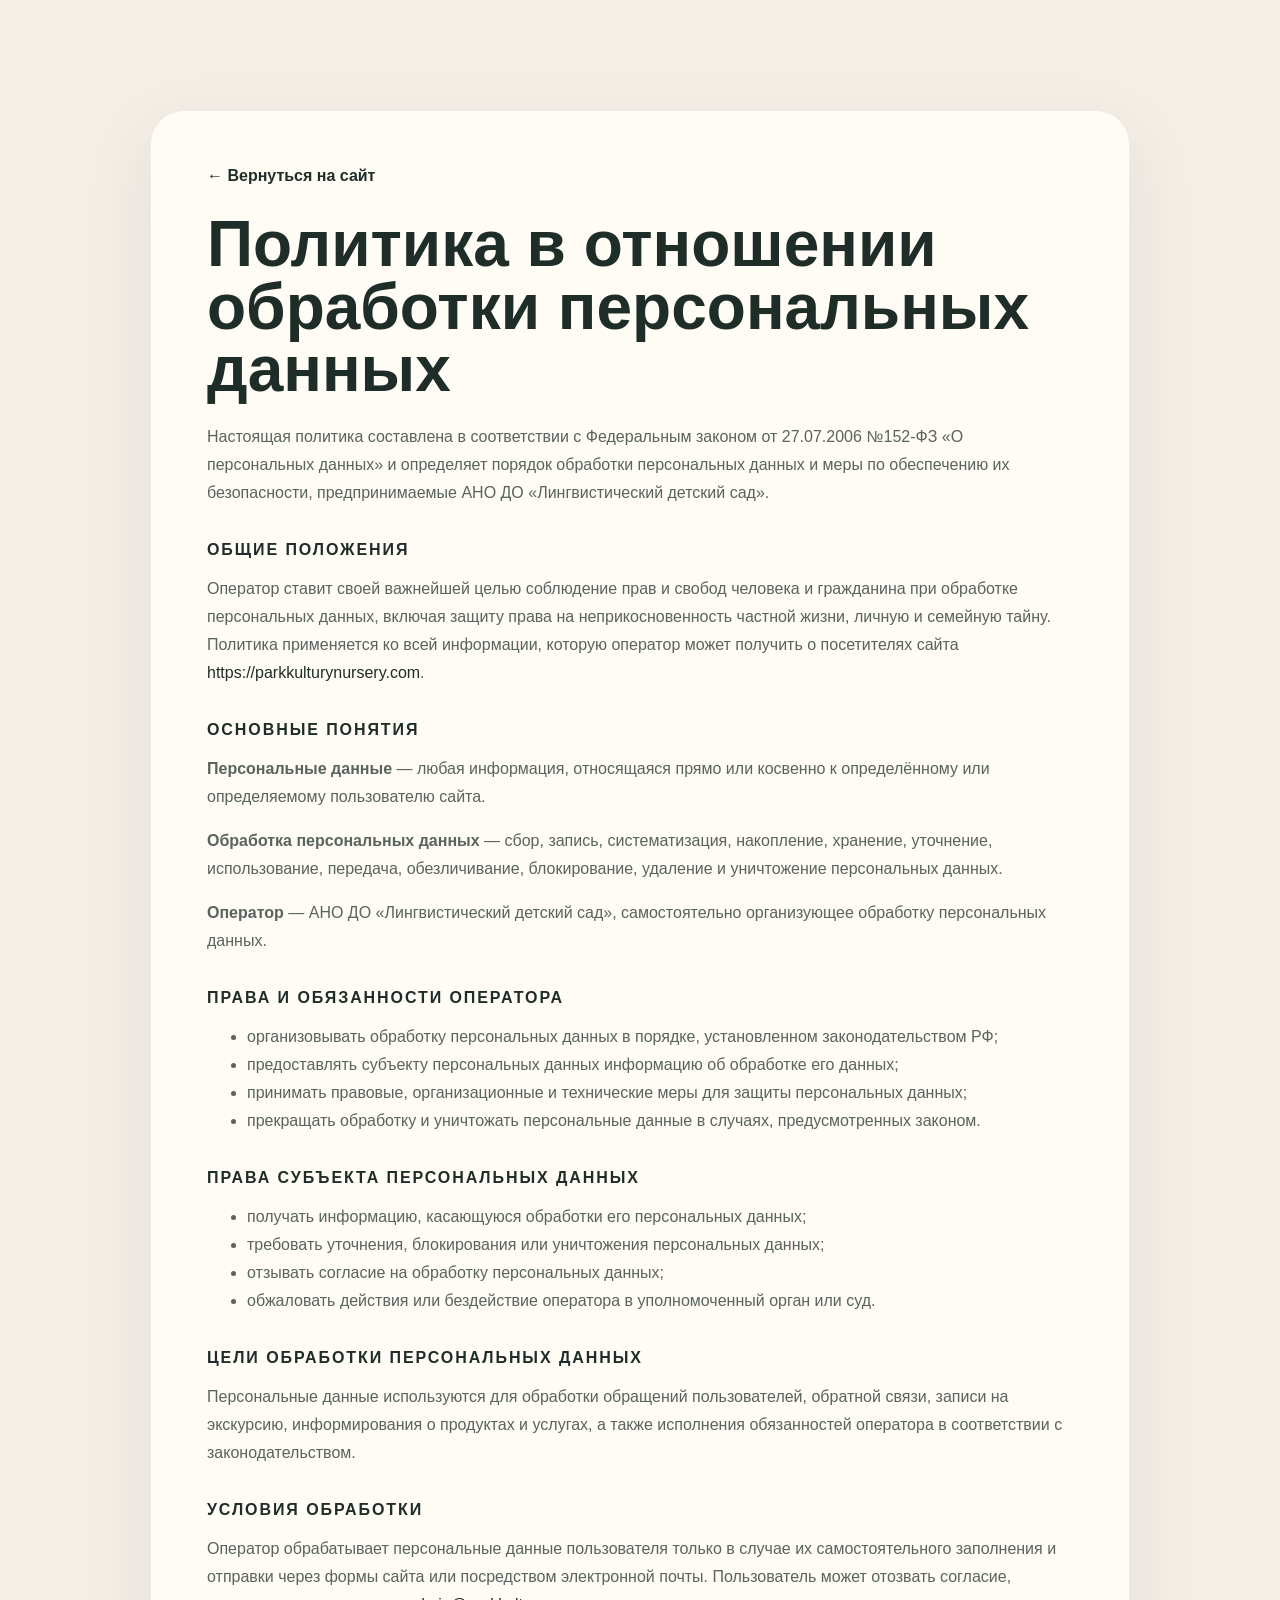
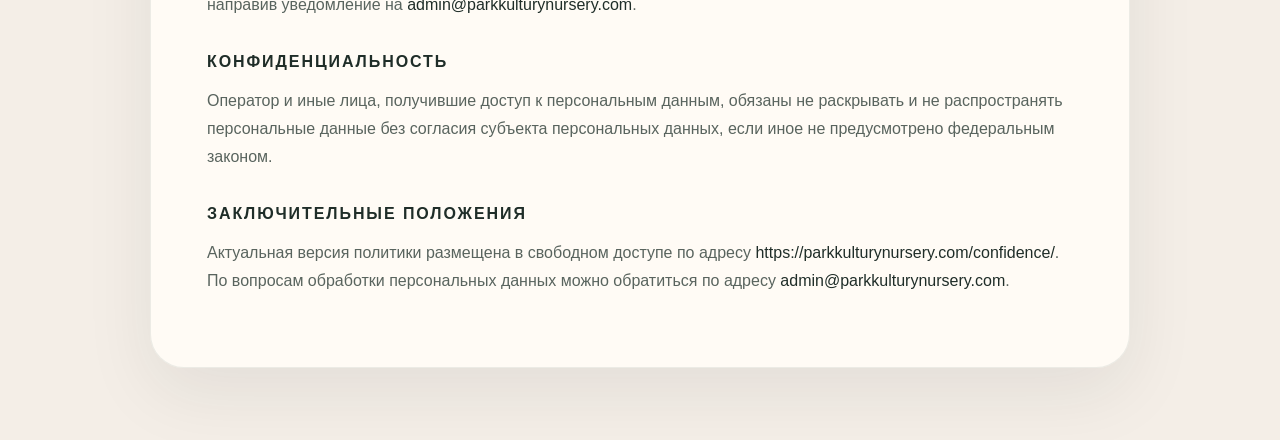
<file: confidence.html>
<!DOCTYPE html>
<html lang="ru">
  <head>
    <meta charset="UTF-8" />
    <meta name="viewport" content="width=device-width, initial-scale=1.0" />
    <title>Политика конфиденциальности — Park Kultury Nursery</title>
    <link rel="stylesheet" href="./styles.css" />
  </head>
  <body class="legal-page">
    <main class="legal-main">
      <div class="container">
        <article class="legal-card">
          <a class="legal-card__back" href="./index.html">← Вернуться на сайт</a>
          <h1>Политика в отношении обработки персональных данных</h1>
          <p>Настоящая политика составлена в соответствии с Федеральным законом от 27.07.2006 №152-ФЗ «О персональных данных» и определяет порядок обработки персональных данных и меры по обеспечению их безопасности, предпринимаемые АНО ДО «Лингвистический детский сад».</p>

          <h2>Общие положения</h2>
          <p>Оператор ставит своей важнейшей целью соблюдение прав и свобод человека и гражданина при обработке персональных данных, включая защиту права на неприкосновенность частной жизни, личную и семейную тайну. Политика применяется ко всей информации, которую оператор может получить о посетителях сайта <a href="https://parkkulturynursery.com">https://parkkulturynursery.com</a>.</p>

          <h2>Основные понятия</h2>
          <p><strong>Персональные данные</strong> — любая информация, относящаяся прямо или косвенно к определённому или определяемому пользователю сайта.</p>
          <p><strong>Обработка персональных данных</strong> — сбор, запись, систематизация, накопление, хранение, уточнение, использование, передача, обезличивание, блокирование, удаление и уничтожение персональных данных.</p>
          <p><strong>Оператор</strong> — АНО ДО «Лингвистический детский сад», самостоятельно организующее обработку персональных данных.</p>

          <h2>Права и обязанности оператора</h2>
          <ul>
            <li>организовывать обработку персональных данных в порядке, установленном законодательством РФ;</li>
            <li>предоставлять субъекту персональных данных информацию об обработке его данных;</li>
            <li>принимать правовые, организационные и технические меры для защиты персональных данных;</li>
            <li>прекращать обработку и уничтожать персональные данные в случаях, предусмотренных законом.</li>
          </ul>

          <h2>Права субъекта персональных данных</h2>
          <ul>
            <li>получать информацию, касающуюся обработки его персональных данных;</li>
            <li>требовать уточнения, блокирования или уничтожения персональных данных;</li>
            <li>отзывать согласие на обработку персональных данных;</li>
            <li>обжаловать действия или бездействие оператора в уполномоченный орган или суд.</li>
          </ul>

          <h2>Цели обработки персональных данных</h2>
          <p>Персональные данные используются для обработки обращений пользователей, обратной связи, записи на экскурсию, информирования о продуктах и услугах, а также исполнения обязанностей оператора в соответствии с законодательством.</p>

          <h2>Условия обработки</h2>
          <p>Оператор обрабатывает персональные данные пользователя только в случае их самостоятельного заполнения и отправки через формы сайта или посредством электронной почты. Пользователь может отозвать согласие, направив уведомление на <a href="mailto:admin@parkkulturynursery.com">admin@parkkulturynursery.com</a>.</p>

          <h2>Конфиденциальность</h2>
          <p>Оператор и иные лица, получившие доступ к персональным данным, обязаны не раскрывать и не распространять персональные данные без согласия субъекта персональных данных, если иное не предусмотрено федеральным законом.</p>

          <h2>Заключительные положения</h2>
          <p>Актуальная версия политики размещена в свободном доступе по адресу <a href="https://parkkulturynursery.com/confidence/">https://parkkulturynursery.com/confidence/</a>. По вопросам обработки персональных данных можно обратиться по адресу <a href="mailto:admin@parkkulturynursery.com">admin@parkkulturynursery.com</a>.</p>
        </article>
      </div>
    </main>
  </body>
</html>
</file>
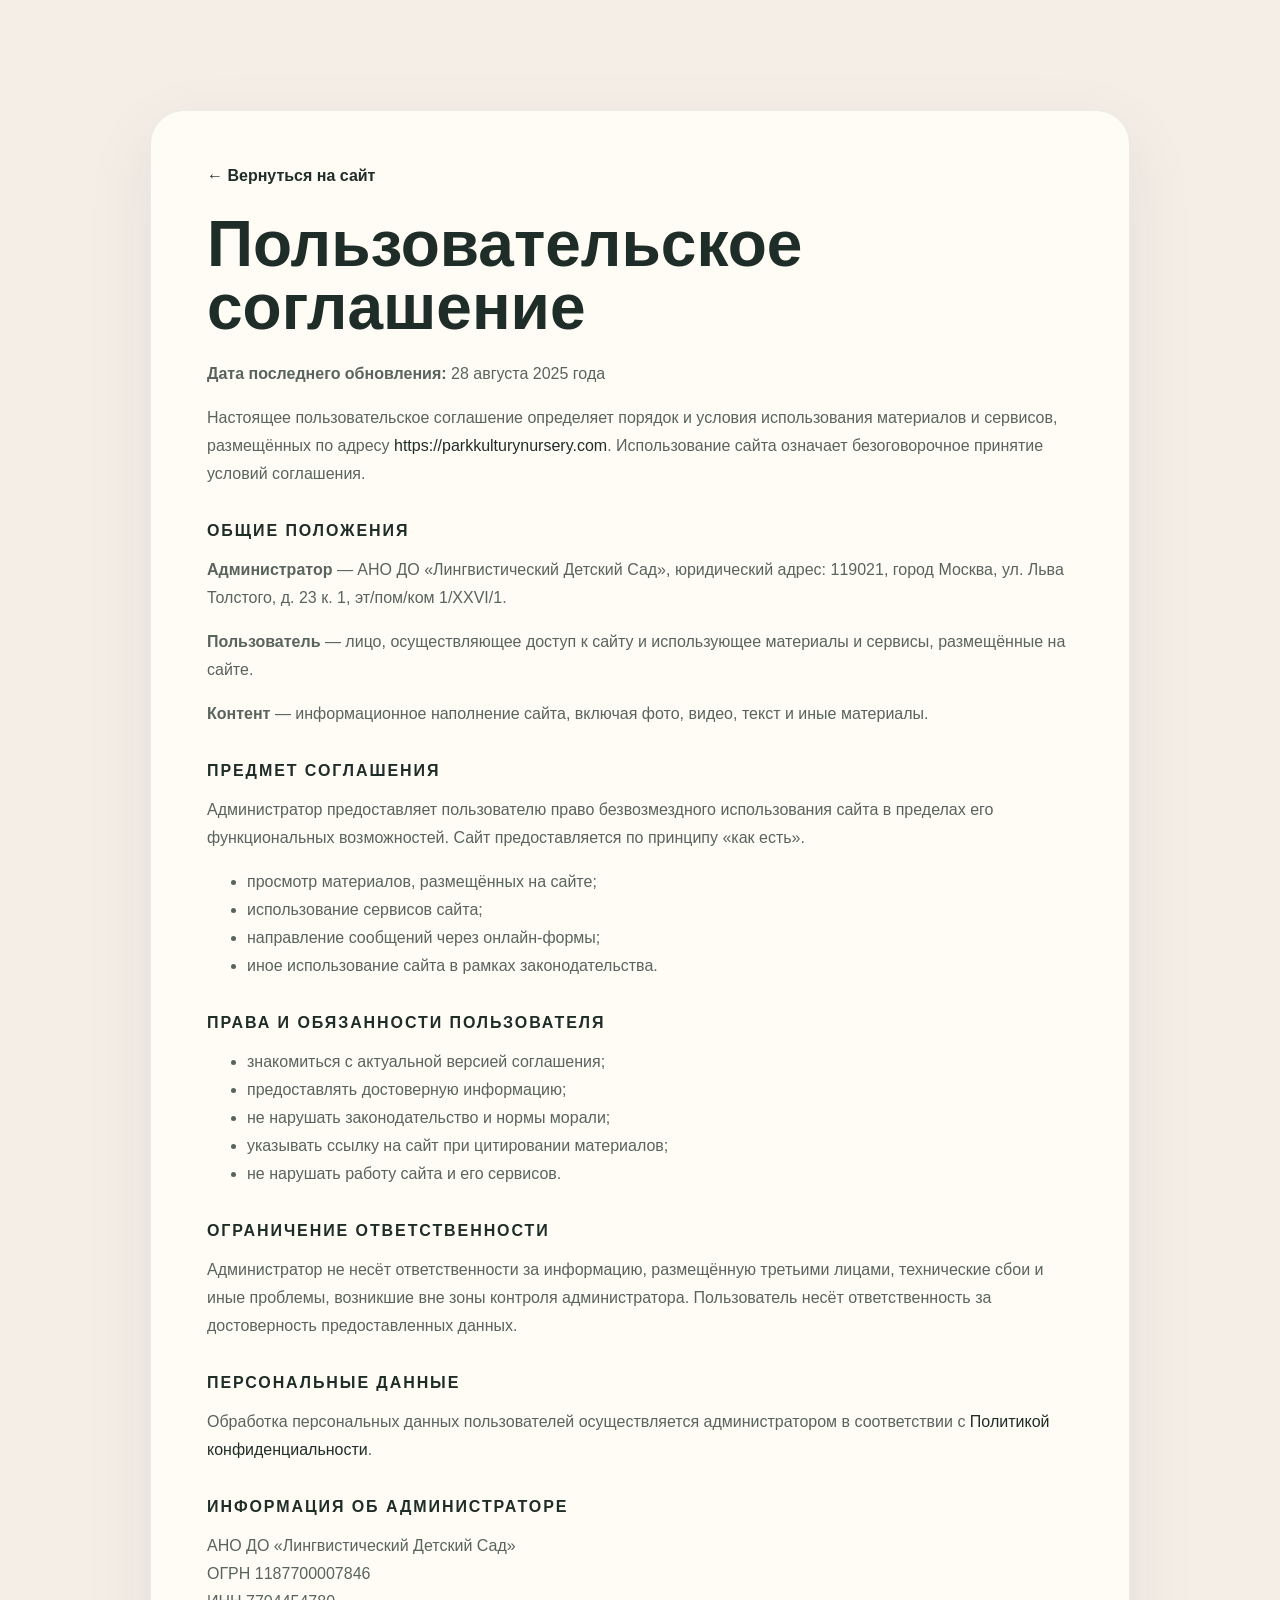
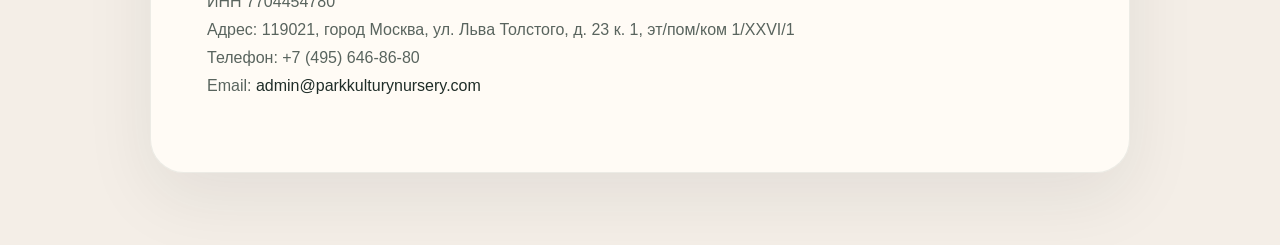
<file: terms.html>
<!DOCTYPE html>
<html lang="ru">
  <head>
    <meta charset="UTF-8" />
    <meta name="viewport" content="width=device-width, initial-scale=1.0" />
    <title>Пользовательское соглашение — Park Kultury Nursery</title>
    <link rel="stylesheet" href="./styles.css" />
  </head>
  <body class="legal-page">
    <main class="legal-main">
      <div class="container">
        <article class="legal-card">
          <a class="legal-card__back" href="./index.html">← Вернуться на сайт</a>
          <h1>Пользовательское соглашение</h1>
          <p><strong>Дата последнего обновления:</strong> 28 августа 2025 года</p>
          <p>Настоящее пользовательское соглашение определяет порядок и условия использования материалов и сервисов, размещённых по адресу <a href="https://parkkulturynursery.com">https://parkkulturynursery.com</a>. Использование сайта означает безоговорочное принятие условий соглашения.</p>

          <h2>Общие положения</h2>
          <p><strong>Администратор</strong> — АНО ДО «Лингвистический Детский Сад», юридический адрес: 119021, город Москва, ул. Льва Толстого, д. 23 к. 1, эт/пом/ком 1/XXVI/1.</p>
          <p><strong>Пользователь</strong> — лицо, осуществляющее доступ к сайту и использующее материалы и сервисы, размещённые на сайте.</p>
          <p><strong>Контент</strong> — информационное наполнение сайта, включая фото, видео, текст и иные материалы.</p>

          <h2>Предмет соглашения</h2>
          <p>Администратор предоставляет пользователю право безвозмездного использования сайта в пределах его функциональных возможностей. Сайт предоставляется по принципу «как есть».</p>
          <ul>
            <li>просмотр материалов, размещённых на сайте;</li>
            <li>использование сервисов сайта;</li>
            <li>направление сообщений через онлайн-формы;</li>
            <li>иное использование сайта в рамках законодательства.</li>
          </ul>

          <h2>Права и обязанности пользователя</h2>
          <ul>
            <li>знакомиться с актуальной версией соглашения;</li>
            <li>предоставлять достоверную информацию;</li>
            <li>не нарушать законодательство и нормы морали;</li>
            <li>указывать ссылку на сайт при цитировании материалов;</li>
            <li>не нарушать работу сайта и его сервисов.</li>
          </ul>

          <h2>Ограничение ответственности</h2>
          <p>Администратор не несёт ответственности за информацию, размещённую третьими лицами, технические сбои и иные проблемы, возникшие вне зоны контроля администратора. Пользователь несёт ответственность за достоверность предоставленных данных.</p>

          <h2>Персональные данные</h2>
          <p>Обработка персональных данных пользователей осуществляется администратором в соответствии с <a href="./confidence.html">Политикой конфиденциальности</a>.</p>

          <h2>Информация об администраторе</h2>
          <p>АНО ДО «Лингвистический Детский Сад»<br />ОГРН 1187700007846<br />ИНН 7704454780<br />Адрес: 119021, город Москва, ул. Льва Толстого, д. 23 к. 1, эт/пом/ком 1/XXVI/1<br />Телефон: +7 (495) 646-86-80<br />Email: <a href="mailto:admin@parkkulturynursery.com">admin@parkkulturynursery.com</a></p>
        </article>
      </div>
    </main>
  </body>
</html>
</file>
<file: styles.css>
:root {
  --bg: #f4eee7;
  --bg-soft: #fbf7f1;
  --paper: rgba(255, 252, 247, 0.9);
  --paper-strong: #fffaf3;
  --ink: #1f2d28;
  --ink-soft: #59645e;
  --line: rgba(31, 45, 40, 0.1);
  --line-strong: rgba(31, 45, 40, 0.16);
  --olive: #18372e;
  --olive-deep: #102a23;
  --gold: #aa8b58;
  --gold-soft: #dcc7a4;
  --white: #f7f2ea;
  --shadow: 0 28px 70px rgba(16, 42, 35, 0.1);
  --shadow-soft: 0 18px 40px rgba(16, 42, 35, 0.08);
  --radius-xl: 34px;
  --radius-lg: 26px;
  --radius-md: 20px;
  --radius-sm: 16px;
  --container: min(1200px, calc(100% - 40px));
}

*,
*::before,
*::after {
  box-sizing: border-box;
}

html {
  scroll-behavior: smooth;
  scroll-padding-top: 120px;
}

body {
  margin: 0;
  color: var(--ink);
  font-family: "Avenir Next", "Helvetica Neue", Helvetica, Arial, sans-serif;
  background:
    radial-gradient(circle at top left, rgba(220, 199, 164, 0.4), transparent 28%),
    linear-gradient(180deg, #f7f2ea 0%, #f4eee7 38%, #f2ece5 100%);
}

img {
  display: block;
  max-width: 100%;
}

a {
  color: inherit;
  text-decoration: none;
}

button,
input,
textarea,
select {
  font: inherit;
}

button {
  border: 0;
  background: none;
  color: inherit;
}

body.is-locked {
  overflow: hidden;
}

.site-shell {
  overflow: clip;
}

.container {
  width: var(--container);
  margin: 0 auto;
}

section {
  scroll-margin-top: 120px;
}

.hero {
  scroll-margin-top: 0;
}

.header {
  position: sticky;
  top: 0;
  z-index: 20;
  backdrop-filter: blur(18px);
  background: rgba(247, 242, 234, 0.72);
  border-bottom: 1px solid rgba(255, 255, 255, 0.14);
}

.header-inner {
  display: grid;
  grid-template-columns: auto 1fr auto;
  align-items: center;
  gap: 18px;
  min-height: 82px;
}

.brand {
  display: grid;
  grid-template-columns: auto 1fr;
  align-items: center;
  column-gap: 16px;
  row-gap: 2px;
  min-width: 0;
}

.brand-home {
  display: contents;
}

.brand-mark {
  grid-column: 1;
  grid-row: 1 / span 2;
  display: grid;
  place-items: center;
  width: 54px;
  height: 54px;
  border-radius: 18px;
  background: linear-gradient(140deg, rgba(255, 255, 255, 0.94), rgba(248, 239, 222, 0.96));
  border: 1px solid rgba(170, 139, 88, 0.24);
  box-shadow: 0 12px 24px rgba(16, 42, 35, 0.08);
  color: var(--olive);
  font-size: 0.9rem;
  font-weight: 700;
  letter-spacing: 0.22em;
  text-transform: uppercase;
}

.brand-mark img {
  display: block;
  width: 42px;
  height: auto;
}

.brand-copy {
  grid-column: 2;
  grid-row: 1;
  display: grid;
  gap: 2px;
  min-width: 0;
}

.brand-copy strong {
  display: block;
  font-size: 1rem;
  font-weight: 650;
}

.brand-address {
  grid-column: 2;
  grid-row: 2;
  color: var(--ink-soft);
  font-size: 0.84rem;
  line-height: 1.1;
  margin-top: -2px;
  white-space: nowrap;
}

.brand-address:hover,
.brand-address:focus-visible {
  color: var(--olive);
}

.nav {
  display: flex;
  align-items: center;
  justify-content: center;
  gap: 18px;
  color: var(--ink-soft);
  font-size: 0.88rem;
  line-height: 1;
}

.nav a {
  position: relative;
  white-space: nowrap;
}

.nav a::after {
  content: "";
  position: absolute;
  left: 0;
  bottom: -5px;
  width: 100%;
  height: 1px;
  background: currentColor;
  transform: scaleX(0);
  transform-origin: left;
  transition: transform 180ms ease;
}

.nav a:hover::after,
.nav a:focus-visible::after {
  transform: scaleX(1);
}

.nav-toggle {
  display: none;
  position: relative;
  width: 46px;
  height: 46px;
  border-radius: 50%;
  border: 1px solid rgba(24, 55, 46, 0.12);
  background: rgba(255, 252, 247, 0.8);
}

.nav-toggle span {
  position: absolute;
  left: 12px;
  width: 20px;
  height: 2px;
  border-radius: 999px;
  background: var(--olive);
  transition: transform 180ms ease, opacity 180ms ease, top 180ms ease;
}

.nav-toggle span:nth-child(1) {
  top: 15px;
}

.nav-toggle span:nth-child(2) {
  top: 22px;
}

.nav-toggle span:nth-child(3) {
  top: 29px;
}

.nav-toggle.is-open span:nth-child(1) {
  top: 22px;
  transform: rotate(45deg);
}

.nav-toggle.is-open span:nth-child(2) {
  opacity: 0;
}

.nav-toggle.is-open span:nth-child(3) {
  top: 22px;
  transform: rotate(-45deg);
}

.button {
  display: inline-flex;
  align-items: center;
  justify-content: center;
  min-height: 52px;
  padding: 0 22px;
  border-radius: 999px;
  font-weight: 650;
  transition:
    transform 180ms ease,
    box-shadow 180ms ease,
    background-color 180ms ease,
    color 180ms ease,
    border-color 180ms ease;
}

.button:hover,
.button:focus-visible {
  transform: translateY(-1px);
}

.button-dark {
  color: var(--white);
  background: linear-gradient(145deg, var(--olive), var(--olive-deep));
  box-shadow: 0 18px 34px rgba(16, 42, 35, 0.22);
}

.button-dark-on-light {
  color: var(--olive-deep);
  background: linear-gradient(145deg, #fdf8f0, #efe3d0);
  box-shadow: 0 16px 30px rgba(17, 44, 37, 0.14);
}

.button-light {
  color: var(--olive-deep);
  background: rgba(255, 252, 247, 0.9);
  border: 1px solid rgba(24, 55, 46, 0.12);
}

.button-ghost {
  color: var(--white);
  background: rgba(255, 255, 255, 0.08);
  border: 1px solid rgba(255, 255, 255, 0.18);
}

.hero-actions .button-dark {
  color: #fffdf9;
  background: linear-gradient(145deg, #54796e, #315d51);
  box-shadow: 0 18px 34px rgba(16, 42, 35, 0.18);
}

.hero-actions .button-ghost {
  color: #fffdf9;
  background: rgba(255, 255, 255, 0.2);
  border-color: rgba(255, 255, 255, 0.48);
  box-shadow: 0 12px 28px rgba(16, 42, 35, 0.12);
}

.hero-actions .button-dark:hover,
.hero-actions .button-dark:focus-visible {
  background: linear-gradient(145deg, #62897e, #3b6b5e);
}

.hero-actions .button-ghost:hover,
.hero-actions .button-ghost:focus-visible {
  background: rgba(255, 255, 255, 0.3);
}

.button-full {
  width: 100%;
}

.hero {
  position: relative;
  min-height: min(84svh, 760px);
  color: var(--white);
}

.hero-media,
.hero-overlay {
  position: absolute;
  inset: 0;
}

.hero-media {
  overflow: hidden;
  background: #12211d;
}

.hero-video {
  position: absolute;
  inset: 0;
  width: 100%;
  height: 100%;
  object-fit: cover;
  object-position: center 31%;
  background: #12211d url("./assets/hero.jpg") center 31% / cover no-repeat;
}

.hero-overlay {
  background:
    linear-gradient(90deg, rgba(14, 30, 25, 0.74) 0%, rgba(14, 30, 25, 0.54) 38%, rgba(14, 30, 25, 0.28) 100%),
    linear-gradient(180deg, rgba(14, 30, 25, 0.22), rgba(14, 30, 25, 0.5));
}

.hero-inner {
  position: relative;
  z-index: 1;
  display: block;
  align-items: end;
  min-height: inherit;
  padding: 88px 0 28px;
}

.hero-card {
  max-width: 940px;
}

.section-label {
  margin: 0 0 16px;
  color: var(--gold);
  font-size: 0.8rem;
  letter-spacing: 0.22em;
  text-transform: uppercase;
}

.section-label-light {
  color: var(--gold-soft);
}

.hero h1,
.section-heading h2,
.programme-copy h2,
.visit-copy h2,
.track-panel__head h3,
.teacher-dialog__copy h3 {
  margin: 0;
  font-family: "Iowan Old Style", "Baskerville", "Times New Roman", serif;
  font-weight: 400;
  letter-spacing: -0.03em;
}

.hero h1 {
  max-width: 15ch;
  font-size: clamp(2.2rem, 4.45vw, 4.15rem);
  line-height: 0.96;
}

.hero-text {
  max-width: 48rem;
  margin: 18px 0 0;
  font-size: 1rem;
  line-height: 1.65;
  color: rgba(247, 242, 234, 0.82);
}

.hero-actions {
  display: flex;
  flex-wrap: wrap;
  gap: 14px;
  margin-top: 24px;
}

.section-video-story {
  padding-top: 56px;
  background: linear-gradient(180deg, rgba(255, 252, 247, 0.7), rgba(244, 238, 231, 0));
}

.video-feature {
  display: grid;
  gap: 28px;
  align-items: center;
}

.video-feature--split {
  grid-template-columns: minmax(260px, 0.72fr) minmax(0, 1.28fr);
}

.video-feature__copy h2,
.section-heading-concert h2 {
  margin: 0;
  font-family: "Iowan Old Style", "Baskerville", "Times New Roman", serif;
  font-size: clamp(2.2rem, 4.2vw, 4rem);
  font-weight: 400;
  line-height: 0.98;
  letter-spacing: -0.03em;
}

.video-feature__copy p:not(.section-label),
.section-heading-concert p:not(.section-label),
.space-video__copy p {
  margin: 18px 0 0;
  color: var(--ink-soft);
  line-height: 1.7;
}

.video-frame {
  overflow: hidden;
  border-radius: var(--radius-xl);
  border: 1px solid var(--line);
  background: #12211d;
  box-shadow: var(--shadow);
}

.video-frame video {
  display: block;
  width: 100%;
  aspect-ratio: 16 / 9;
  background: #12211d;
  object-fit: contain;
}

.space-video {
  display: grid;
  grid-template-columns: minmax(220px, 0.55fr) minmax(0, 1.45fr);
  gap: 24px;
  align-items: center;
  margin: 28px 0 34px;
  padding: 24px;
  border-radius: var(--radius-xl);
  background: rgba(255, 252, 247, 0.08);
  border: 1px solid rgba(255, 255, 255, 0.12);
}

.space-video__copy h3 {
  margin: 0;
  font-family: "Iowan Old Style", "Baskerville", "Times New Roman", serif;
  font-size: clamp(1.8rem, 3.2vw, 2.8rem);
  font-weight: 400;
  line-height: 1;
}

.space-video__copy p {
  color: rgba(247, 242, 234, 0.76);
}

.video-frame--dark {
  border-color: rgba(255, 255, 255, 0.14);
  box-shadow: 0 24px 60px rgba(8, 20, 17, 0.28);
}

.section-concert {
  padding-top: 58px;
  background:
    radial-gradient(circle at top right, rgba(220, 199, 164, 0.32), transparent 34%),
    linear-gradient(180deg, #f7f2ea, #efe6dc);
}

.section-heading-concert {
  max-width: 760px;
  margin-bottom: 28px;
}

.video-frame--concert {
  max-width: 1040px;
  margin: 0 auto;
}

.audience-card,
.benefit-card,
.programme-card,
.track-panel,
.club-card,
.review-card,
.price-card,
.visit-form,
.space-point {
  border: 1px solid var(--line);
  box-shadow: var(--shadow-soft);
}

.section {
  padding: 42px 0;
}

.section-soft {
  background: linear-gradient(180deg, rgba(255, 252, 247, 0.55), rgba(255, 248, 239, 0.86));
}

.section-dark {
  color: var(--white);
  background:
    radial-gradient(circle at top right, rgba(170, 139, 88, 0.15), transparent 24%),
    linear-gradient(180deg, #152f28 0%, #0f241e 100%);
}

.section-heading,
.programme-copy,
.visit-copy {
  display: grid;
  align-content: start;
  gap: 16px;
}

.section-heading {
  margin-bottom: 28px;
}

.section-heading h2,
.programme-copy h2,
.visit-copy h2 {
  max-width: 18ch;
  font-size: clamp(1.76rem, 2.5vw, 2.42rem);
  line-height: 1.05;
}

.section-heading-about h2 {
  max-width: 30ch;
  line-height: 1.06;
}

.about-intro-grid {
  display: grid;
  grid-template-columns: minmax(0, 1.05fr) minmax(320px, 0.95fr);
  gap: 24px;
  align-items: stretch;
  margin-bottom: 28px;
}

.about-intro-grid .section-heading {
  margin-bottom: 0;
}

.about-mission {
  margin-top: 6px;
  padding: 22px 24px;
  border-left: 3px solid var(--gold);
  border-radius: 0 22px 22px 0;
  background: rgba(220, 199, 164, 0.16);
}

.about-mission h3,
.about-reason-card h3 {
  margin: 0;
  font-family: "Iowan Old Style", "Baskerville", "Times New Roman", serif;
  font-size: clamp(1.55rem, 2.5vw, 2.25rem);
  font-weight: 400;
  line-height: 1.08;
}

.about-mission p {
  margin-top: 12px !important;
}

.about-reason-card {
  align-self: stretch;
  padding: 30px;
  border: 1px solid rgba(220, 199, 164, 0.28);
  border-radius: var(--radius-lg);
  color: var(--white);
  background:
    radial-gradient(circle at top right, rgba(220, 199, 164, 0.2), transparent 36%),
    linear-gradient(150deg, #1b4036, #102720);
  box-shadow: var(--shadow);
}

.about-reason-card .section-label {
  color: #dbc39d;
}

.about-reason-card p:not(.section-label) {
  margin: 18px 0 0;
  color: rgba(247, 242, 234, 0.82);
  line-height: 1.7;
}

.section-heading-benefits h2 {
  max-width: none;
}

.section-heading-day h2 .day-title-line {
  display: block;
}

.section-heading-day h2 {
  max-width: 28ch;
}

.benefits-title-desktop,
.benefits-title-mobile {
  display: block;
}

.benefits-title-line--nowrap {
  white-space: nowrap;
}

.benefits-title-mobile {
  display: none;
}

.section-heading-tracks h2 {
  max-width: none;
}

.desktop-break {
  display: block;
}

.section-heading .section-label,
.programme-copy .section-label,
.visit-copy .section-label {
  margin-bottom: 0;
}

.section-heading p:not(.section-label),
.programme-copy p,
.visit-copy p {
  max-width: 44rem;
  margin: 0;
  color: var(--ink-soft);
  line-height: 1.8;
}

.section-dark .section-heading p:not(.section-label) {
  color: rgba(247, 242, 234, 0.78);
}

.audience-grid,
.benefits-grid,
.programme-grid,
.teachers-grid,
.clubs-grid,
.reviews-grid,
.pricing-grid {
  display: grid;
  gap: 18px;
}

.audience-grid {
  grid-template-columns: repeat(3, minmax(0, 1fr));
}

.audience-card,
.benefit-card,
.programme-card,
.club-card,
.review-card {
  border-radius: var(--radius-lg);
  background: rgba(255, 252, 247, 0.82);
}

.benefit-card,
.programme-card,
.club-card,
.review-card {
  padding: 28px;
}

.audience-card {
  padding: 0;
  overflow: hidden;
}

.audience-card__toggle {
  display: flex;
  align-items: flex-start;
  justify-content: space-between;
  gap: 16px;
  width: 100%;
  padding: 28px 28px 0;
  text-align: left;
  cursor: default;
}

.audience-card__content {
  display: block;
  padding: 0 28px 28px;
}

[data-accordion-item].is-open [data-accordion-panel] {
  display: block;
}

.audience-card__plus {
  display: none;
  position: relative;
  flex: 0 0 18px;
  width: 18px;
  height: 18px;
  margin-top: 4px;
}

.audience-card__plus::before,
.audience-card__plus::after {
  content: "";
  position: absolute;
  top: 50%;
  left: 50%;
  width: 14px;
  height: 1.5px;
  border-radius: 999px;
  background: var(--olive);
  transform: translate(-50%, -50%);
  transition: transform 180ms ease, opacity 180ms ease;
}

.audience-card__plus::after {
  transform: translate(-50%, -50%) rotate(90deg);
}

[data-accordion-item].is-open .audience-card__plus::after {
  opacity: 0;
  transform: translate(-50%, -50%) rotate(0deg);
}

.audience-card h3,
.benefit-card h3,
.programme-card h3,
.club-card h3,
.review-card span,
.timeline-item h3,
.price-card h3 {
  margin: 0;
}

.audience-card h3,
.benefit-card h3,
.programme-card h3,
.club-card h3,
.timeline-item h3 {
  font-size: 1.3rem;
  line-height: 1.25;
}

.audience-card p,
.benefit-card p,
.programme-card p,
.club-card p,
.review-card p,
.pricing-footnote,
.visit-contacts span {
  margin: 14px 0 0;
  color: var(--ink-soft);
  line-height: 1.75;
}

.reviews-title-line {
  display: block;
}

.section-heading-reviews h2 {
  max-width: none;
}

.section-heading-reviews .reviews-title-line {
  white-space: nowrap;
}

.benefits-grid {
  grid-template-columns: repeat(2, minmax(0, 1fr));
}

.section-benefits {
  position: relative;
  overflow: hidden;
  background:
    linear-gradient(90deg, rgba(251, 247, 241, 0.96) 0%, rgba(251, 247, 241, 0.92) 18%, rgba(251, 247, 241, 0.82) 30%, rgba(251, 247, 241, 0.62) 42%, rgba(251, 247, 241, 0.34) 54%, rgba(251, 247, 241, 0.12) 64%, rgba(251, 247, 241, 0) 74%),
    linear-gradient(180deg, rgba(255, 252, 247, 0.34), rgba(255, 248, 239, 0.64)),
    url("./assets/benefits-wide-bg-v2.jpg");
  background-repeat: no-repeat;
  background-size: auto, auto, cover;
  background-position: center, center, 62% center;
}

.section-benefits::before {
  content: none;
}

.benefits-layout {
  position: relative;
  z-index: 1;
}

.benefits-copy {
  max-width: 680px;
  min-width: 0;
}

.section-benefits .section-heading {
  margin-bottom: 22px;
}

.section-heading-benefits h2 {
  max-width: none;
  line-height: 1.04;
}

.section-benefits .benefits-grid {
  gap: 14px;
}

.section-benefits .audience-card__toggle {
  padding: 22px 22px 0;
}

.section-benefits .audience-card__content {
  padding: 0 22px 22px;
}

.section-benefits .audience-card h3 {
  font-size: 1.15rem;
  line-height: 1.16;
}

.section-benefits .audience-card p {
  margin-top: 10px;
  font-size: 0.96rem;
  line-height: 1.55;
}

.programme-layout {
  display: grid;
  grid-template-columns: minmax(0, 0.72fr) minmax(0, 1fr);
  gap: 28px;
  align-items: start;
}

.programme-grid {
  grid-template-columns: repeat(2, minmax(0, 1fr));
}

.programme-card {
  min-height: 186px;
}

.track-tabs {
  display: flex;
  flex-wrap: wrap;
  gap: 12px;
  margin-bottom: 18px;
}

.track-tab {
  min-height: 48px;
  padding: 0 20px;
  border-radius: 999px;
  border: 1px solid rgba(24, 55, 46, 0.12);
  background: rgba(255, 252, 247, 0.82);
  color: var(--ink-soft);
  font-weight: 600;
  transition: background-color 180ms ease, color 180ms ease, border-color 180ms ease;
}

.track-tab.is-active {
  color: var(--white);
  background: linear-gradient(145deg, var(--olive), var(--olive-deep));
  border-color: transparent;
}

.track-panels {
  position: relative;
}

.track-panel {
  display: none;
  padding: 28px;
  border-radius: var(--radius-lg);
  background: rgba(255, 252, 247, 0.84);
}

.track-panel.is-active {
  display: grid;
  grid-template-columns: minmax(240px, 0.82fr) minmax(0, 1.18fr);
  gap: 18px;
}

.track-panel__image {
  width: 100%;
  height: 100%;
  min-height: 310px;
  max-height: 410px;
  object-fit: cover;
  object-position: center 30%;
  border-radius: 20px;
}

.track-panel__copy {
  min-width: 0;
}

.track-panel__head {
  display: flex;
  align-items: end;
  justify-content: space-between;
  gap: 16px;
  padding-bottom: 18px;
  border-bottom: 1px solid rgba(24, 55, 46, 0.09);
}

.track-panel__head span {
  color: var(--gold);
  font-size: 0.95rem;
  font-weight: 650;
}

.track-panel__body p {
  margin: 0;
  color: var(--ink-soft);
  line-height: 1.8;
}

.track-panel__body ul,
.price-card ul {
  margin: 16px 0 0;
  padding: 0;
  list-style: none;
}

.track-panel__body li,
.price-card li {
  position: relative;
  padding-left: 18px;
  color: var(--ink-soft);
  line-height: 1.75;
}

.track-panel__body li + li,
.price-card li + li {
  margin-top: 8px;
}

.track-panel__body li::before,
.price-card li::before {
  content: "";
  position: absolute;
  left: 0;
  top: 0.82em;
  width: 7px;
  height: 7px;
  border-radius: 50%;
  background: linear-gradient(140deg, var(--gold), #cbb286);
  transform: translateY(-50%);
}

.day-layout {
  display: grid;
  gap: 18px;
}

.timeline {
  display: grid;
  gap: 14px;
}

.timeline-item {
  padding: 0;
  border-radius: var(--radius-lg);
  background: rgba(255, 252, 247, 0.8);
  border: 1px solid rgba(24, 55, 46, 0.09);
  box-shadow: var(--shadow-soft);
  overflow: hidden;
}

.timeline-item__toggle {
  display: grid;
  grid-template-columns: 150px minmax(0, 1fr);
  gap: 18px;
  width: 100%;
  padding: 22px 24px;
  border: 0;
  background: transparent;
  color: inherit;
  text-align: left;
  cursor: pointer;
}

.timeline-item__time {
  color: var(--gold);
  font-size: 0.92rem;
  font-weight: 650;
  letter-spacing: 0.08em;
  text-transform: uppercase;
}

.timeline-item__head {
  display: grid;
  grid-template-columns: minmax(0, 1fr) 18px;
  gap: 16px;
  align-items: start;
}

.timeline-item__content {
  padding: 0 24px 22px 192px;
}

.timeline-item__content p {
  margin: 0;
  color: var(--ink-soft);
  line-height: 1.7;
}

.timeline-item__plus {
  position: relative;
  width: 18px;
  height: 18px;
  align-self: center;
}

.timeline-item__plus::before,
.timeline-item__plus::after {
  content: "";
  position: absolute;
  top: 50%;
  left: 50%;
  width: 14px;
  height: 1.5px;
  border-radius: 999px;
  background: var(--olive);
  transform: translate(-50%, -50%);
  transition: transform 220ms ease, opacity 220ms ease;
}

.timeline-item__plus::after {
  transform: translate(-50%, -50%) rotate(90deg);
}

.timeline-item.is-open .timeline-item__plus::after {
  opacity: 0;
  transform: translate(-50%, -50%) rotate(0deg);
}

.space-layout {
  display: grid;
  grid-template-columns: minmax(280px, 0.42fr) minmax(0, 1fr);
  gap: 24px;
  align-items: start;
}

.space-copy {
  display: grid;
  gap: 14px;
}

.space-point {
  display: grid;
  gap: 8px;
  padding: 22px;
  border-radius: 22px;
  background: rgba(255, 255, 255, 0.06);
}

.space-point strong {
  font-size: 1.08rem;
  font-weight: 650;
}

.space-point span {
  color: rgba(247, 242, 234, 0.76);
  line-height: 1.7;
}

.space-slider {
  position: relative;
  padding-bottom: 26px;
}

.space-slider__viewport {
  overflow: hidden;
  border-radius: 30px;
}

.space-slider__track {
  display: flex;
  gap: 0;
  overflow-x: auto;
  scroll-snap-type: x mandatory;
  scroll-behavior: smooth;
  -ms-overflow-style: none;
  scrollbar-width: none;
}

.space-slider__track::-webkit-scrollbar {
  display: none;
}

.space-slide {
  flex: 0 0 100%;
  min-width: 100%;
  padding: 12px;
  border: 0;
  background: rgba(255, 252, 247, 0.04);
  color: inherit;
  text-align: left;
  cursor: pointer;
  scroll-snap-align: start;
}

.space-slide__pair {
  display: grid;
  grid-template-columns: repeat(2, minmax(0, 1fr));
  gap: 12px;
}

.space-slide img {
  display: block;
  width: 100%;
  height: clamp(360px, 52vh, 560px);
  object-fit: cover;
  object-position: center;
  border-radius: 22px;
  background: rgba(255, 252, 247, 0.08);
}

.space-slide img:hover {
  filter: saturate(1.04) contrast(1.02);
}

.space-slider__arrow {
  position: absolute;
  top: calc(50% - 30px);
  z-index: 2;
  display: grid;
  place-items: center;
  width: 52px;
  height: 52px;
  padding: 0;
  border: 0;
  border-radius: 50%;
  background: rgba(255, 252, 247, 0.9);
  box-shadow: 0 16px 32px rgba(8, 20, 17, 0.22);
  color: var(--ink);
  cursor: pointer;
  transition: transform 180ms ease, background-color 180ms ease;
}

.space-slider__arrow:hover,
.space-slider__arrow:focus-visible {
  transform: translateY(-2px);
  background: rgba(255, 252, 247, 0.98);
}

.space-slider__arrow span {
  font-size: 2.2rem;
  line-height: 1;
  transform: translateY(-1px);
}

.space-slider__arrow--prev {
  left: 18px;
}

.space-slider__arrow--next {
  right: 18px;
}

.space-progress {
  position: absolute;
  left: 26px;
  right: 26px;
  bottom: 0;
  height: 4px;
  border-radius: 999px;
  background: rgba(255, 252, 247, 0.18);
  overflow: hidden;
}

.space-progress__fill {
  display: block;
  width: 0;
  height: 100%;
  border-radius: inherit;
  background: linear-gradient(135deg, #d7c29a, #f3e2c0);
  transition: width 220ms ease;
}

.gallery-grid {
  display: grid;
  grid-template-columns: repeat(3, minmax(0, 1fr));
  gap: 14px;
}

.gallery-card {
  overflow: hidden;
  border-radius: 24px;
  background: rgba(255, 255, 255, 0.04);
  border: 1px solid rgba(255, 255, 255, 0.08);
}

.gallery-card img {
  width: 100%;
  height: 100%;
  object-fit: cover;
}

.gallery-card-tall {
  grid-row: span 2;
}

.gallery-card-wide {
  grid-column: span 2;
}

.teachers-grid {
  display: flex;
  flex-wrap: wrap;
  justify-content: center;
  gap: 18px;
}

.teachers-shell {
  position: relative;
}

.teachers-viewport {
  overflow: hidden;
}

.teacher-slider__arrow,
.teachers-progress {
  display: none;
}

.teacher-card {
  display: grid;
  grid-template-rows: auto 1fr;
  overflow: hidden;
  width: calc((100% - 72px) / 5);
  max-width: calc((100% - 72px) / 5);
  padding: 0;
  font: inherit;
  color: inherit;
  text-align: left;
  appearance: none;
  -webkit-appearance: none;
  border-radius: 28px;
  background: rgba(255, 252, 247, 0.96);
  border: 1px solid rgba(24, 55, 46, 0.09);
  box-shadow: 0 18px 36px rgba(16, 42, 35, 0.08);
  background-clip: padding-box;
  cursor: pointer;
  transition: transform 180ms ease, box-shadow 180ms ease;
}

.teacher-card:hover,
.teacher-card:focus-visible {
  transform: translateY(-3px);
  box-shadow: 0 24px 44px rgba(16, 42, 35, 0.12);
}

.teacher-card img {
  display: block;
  width: 100%;
  aspect-ratio: 1 / 1.02;
  object-fit: cover;
  object-position: center 10%;
}

.teacher-card__body {
  display: grid;
  gap: 8px;
  padding: 18px 18px 20px;
  background: #fffaf5;
}

.teacher-card__body h3 {
  margin: 0;
  font-size: 1.1rem;
  line-height: 1.14;
}

.teacher-card__body p,
.teacher-card__body span,
.teacher-card__cta {
  margin: 0;
}

.teacher-card__language {
  color: var(--ink-soft);
  font-size: 0.94rem;
}

.teacher-card__cta {
  width: fit-content;
  font-size: 0.92rem;
  font-weight: 650;
  line-height: 1;
}

.teacher-card__cta--button {
  padding: 0.72rem 1rem;
  border-radius: 999px;
  background: rgba(24, 55, 46, 0.08);
  color: var(--ink);
}

.teacher-card__cta--text {
  color: var(--olive);
}

.clubs-grid {
  grid-template-columns: repeat(4, minmax(0, 1fr));
}

.reviews-slider {
  position: relative;
  padding-bottom: 28px;
}

.reviews-slider__viewport {
  overflow: hidden;
}

.reviews-grid {
  display: flex;
  gap: 18px;
  overflow-x: auto;
  scroll-snap-type: x mandatory;
  scroll-behavior: smooth;
  -ms-overflow-style: none;
  scrollbar-width: none;
}

.reviews-grid::-webkit-scrollbar {
  display: none;
}

.review-card {
  flex: 0 0 calc((100% - 36px) / 3);
  min-width: calc((100% - 36px) / 3);
  scroll-snap-align: start;
}

.review-card span {
  display: inline-flex;
  color: var(--gold);
  font-size: 0.82rem;
  font-weight: 700;
  letter-spacing: 0.14em;
  text-transform: uppercase;
}

.review-card__stars {
  margin-top: 14px;
  color: var(--gold);
  font-size: 0.92rem;
  letter-spacing: 0.12em;
}

.review-card__more p {
  margin-top: 12px;
}

.review-card__toggle {
  width: fit-content;
  margin-top: 18px;
  padding: 0;
  border: 0;
  border-bottom: 1px solid currentColor;
  background: transparent;
  color: var(--olive);
  font: inherit;
  font-weight: 650;
  cursor: pointer;
}

.reviews-slider__arrow {
  position: absolute;
  top: 50%;
  z-index: 2;
  display: grid;
  place-items: center;
  width: 46px;
  height: 46px;
  padding: 0;
  border: 0;
  border-radius: 50%;
  background: rgba(255, 252, 247, 0.94);
  box-shadow: 0 10px 24px rgba(16, 42, 35, 0.12);
  color: var(--ink);
  cursor: pointer;
  transform: translateY(-50%);
}

.reviews-slider__arrow span {
  font-size: 2rem;
  line-height: 1;
  transform: translateY(-1px);
}

.reviews-slider__arrow--prev {
  left: -12px;
}

.reviews-slider__arrow--next {
  right: -12px;
}

.reviews-progress {
  position: absolute;
  left: 0;
  right: 0;
  bottom: 0;
  height: 4px;
  border-radius: 999px;
  background: rgba(24, 55, 46, 0.12);
  overflow: hidden;
}

.reviews-progress__fill {
  display: block;
  width: 0;
  height: 100%;
  border-radius: inherit;
  background: linear-gradient(135deg, var(--olive), #2f5a4f);
  transition: width 220ms ease;
}

.pricing-grid {
  grid-template-columns: repeat(2, minmax(0, 1fr));
}

.price-card {
  display: grid;
  gap: 18px;
  padding: 30px;
  border-radius: var(--radius-xl);
  background: rgba(255, 252, 247, 0.08);
}

.price-card-featured {
  color: var(--olive-deep);
  background:
    radial-gradient(circle at top right, rgba(220, 199, 164, 0.38), transparent 34%),
    linear-gradient(145deg, #fdf8f0, #efe2cf);
}

.price-card__label {
  display: inline-flex;
  align-items: center;
  justify-content: center;
  width: fit-content;
  min-height: 30px;
  padding: 8px 12px;
  border-radius: 999px;
  background: rgba(255, 255, 255, 0.08);
  color: var(--gold-soft);
  font-size: 0.75rem;
  line-height: 1;
  letter-spacing: 0.16em;
  text-transform: uppercase;
}

.price-card-featured .price-card__label {
  background: rgba(24, 55, 46, 0.08);
  color: var(--olive);
}

.price-card h3 {
  font-size: clamp(2rem, 4vw, 3rem);
  font-family: "Iowan Old Style", "Baskerville", "Times New Roman", serif;
  font-weight: 400;
  line-height: 1;
}

.price-card__time {
  margin: -4px 0 0;
  font-size: 1rem;
  font-weight: 650;
}

.price-card ul,
.price-card p {
  margin-top: 0;
}

.price-card p,
.price-card li {
  color: rgba(247, 242, 234, 0.78);
}

.price-card-featured p,
.price-card-featured li {
  color: rgba(31, 45, 40, 0.82);
}

.pricing-footnote {
  margin: 22px 0 0;
  color: rgba(247, 242, 234, 0.76);
}

#pricing .section-heading h2 {
  max-width: none;
  white-space: nowrap;
}

.visit-title-line {
  display: block;
}

.visit-grid {
  display: grid;
  grid-template-columns: minmax(0, 0.9fr) minmax(360px, 0.75fr);
  gap: 28px;
  align-items: start;
}

.visit-contacts {
  display: grid;
  gap: 12px;
  margin-top: 28px;
}

.visit-contacts a,
.visit-contacts span {
  width: fit-content;
  padding-bottom: 4px;
  border-bottom: 1px solid rgba(24, 55, 46, 0.12);
}

.visit-form {
  display: grid;
  gap: 16px;
  padding: 28px;
  border-radius: var(--radius-xl);
  background: rgba(255, 252, 247, 0.88);
}

.visit-form label {
  display: grid;
  gap: 8px;
}

.visit-form span {
  color: var(--ink-soft);
  font-size: 0.92rem;
}

.visit-form input,
.visit-form select,
.visit-form textarea {
  width: 100%;
  padding: 16px 18px;
  border-radius: 16px;
  border: 1px solid rgba(24, 55, 46, 0.1);
  background: rgba(255, 255, 255, 0.84);
  color: var(--ink);
  outline: none;
  transition: border-color 180ms ease, box-shadow 180ms ease;
}

.visit-form input:focus,
.visit-form select:focus,
.visit-form textarea:focus {
  border-color: rgba(170, 139, 88, 0.72);
  box-shadow: 0 0 0 4px rgba(170, 139, 88, 0.12);
}

.footer {
  padding: 20px 0 34px;
}

.footer-inner {
  display: flex;
  justify-content: space-between;
  align-items: flex-start;
  gap: 24px;
  padding-top: 18px;
  border-top: 1px solid rgba(24, 55, 46, 0.08);
  color: var(--ink-soft);
}

.footer-legal,
.footer-links {
  display: grid;
  gap: 8px;
}

.footer-links {
  justify-items: end;
  text-align: right;
}

.footer-inner p,
.footer-inner span,
.footer-inner a {
  margin: 0;
}

.footer-inner a {
  color: inherit;
  text-decoration: none;
}

.footer-inner a:hover,
.footer-inner a:focus-visible {
  color: var(--ink);
}

.footer-social {
  display: inline-grid;
  place-items: center;
  width: 42px;
  height: 42px;
  border-radius: 50%;
  background: var(--ink);
  color: #fffaf5 !important;
  font-weight: 800;
  letter-spacing: 0.04em;
}

.legal-page {
  background: var(--bg);
}

.legal-main {
  padding: 110px 0 72px;
}

.legal-card {
  max-width: 980px;
  margin: 0 auto;
  padding: clamp(28px, 5vw, 56px);
  border-radius: var(--radius-xl);
  background: rgba(255, 252, 247, 0.92);
  border: 1px solid rgba(24, 55, 46, 0.08);
  box-shadow: 0 24px 70px rgba(22, 43, 36, 0.08);
}

.legal-card h1 {
  margin: 0 0 22px;
  font-size: clamp(2.4rem, 5vw, 4.8rem);
  line-height: 0.98;
}

.legal-card h2 {
  margin: 34px 0 12px;
  font-family: "Manrope", "Helvetica Neue", Arial, sans-serif;
  font-size: 1rem;
  letter-spacing: 0.12em;
  text-transform: uppercase;
}

.legal-card p,
.legal-card li {
  color: var(--ink-soft);
  line-height: 1.75;
}

.legal-card a {
  color: var(--ink);
}

.legal-card__back {
  display: inline-flex;
  margin-bottom: 28px;
  color: var(--gold);
  text-decoration: none;
  font-weight: 800;
}

.modal-layer {
  position: fixed;
  inset: 0;
  z-index: 40;
  display: grid;
  place-items: center;
  padding: 20px;
  opacity: 0;
  visibility: hidden;
  pointer-events: none;
  transition: opacity 180ms ease, visibility 180ms ease;
}

.modal-layer.is-open {
  opacity: 1;
  visibility: visible;
  pointer-events: auto;
}

.modal-backdrop {
  position: absolute;
  inset: 0;
  background: rgba(11, 22, 19, 0);
  backdrop-filter: blur(0);
  transition: background 320ms ease, backdrop-filter 320ms ease;
}

.modal-layer.is-open .modal-backdrop {
  background: rgba(11, 22, 19, 0.6);
  backdrop-filter: blur(12px);
}

.modal-window {
  position: relative;
  z-index: 1;
  width: min(980px, 100%);
  max-height: calc(100svh - 40px);
  overflow: auto;
  border-radius: 30px;
  background: var(--paper-strong);
  box-shadow: 0 32px 80px rgba(8, 20, 17, 0.26);
  transform: translateY(16px) scale(0.985);
  transition: transform 280ms ease;
}

.modal-layer.is-open .modal-window {
  transform: translateY(0) scale(1);
}

.modal-close {
  position: absolute;
  top: 18px;
  right: 18px;
  z-index: 2;
  display: grid;
  place-items: center;
  width: 42px;
  height: 42px;
  border-radius: 50%;
  background: rgba(24, 55, 46, 0.08);
  cursor: pointer;
}

.modal-close span {
  font-size: 1.8rem;
  line-height: 1;
}

.modal-content {
  padding: 0;
}

.modal-window--gallery {
  width: min(1280px, calc(100% - 24px));
  background: rgba(255, 252, 247, 0.94);
}

.space-lightbox {
  margin: 0;
  padding: 16px;
}

.space-lightbox img {
  display: block;
  width: 100%;
  max-height: calc(100svh - 72px);
  border-radius: 24px;
  object-fit: contain;
  background: #efe5d7;
}

.teacher-dialog {
  display: grid;
  grid-template-columns: minmax(320px, 0.42fr) minmax(0, 1fr);
  align-items: stretch;
}

.teacher-dialog__media {
  min-height: 100%;
  overflow: hidden;
  border-radius: 30px 0 0 30px;
  background: #efe5d7;
}

.teacher-dialog__media img {
  display: block;
  width: 100%;
  height: 100%;
  min-height: 100%;
  max-height: none;
  border-radius: 0;
  object-fit: cover;
  object-position: center 8%;
}

.teacher-dialog__copy {
  padding: 40px 36px 34px;
}

.teacher-dialog__meta {
  margin: 0 0 10px;
  color: var(--gold);
  font-size: 0.8rem;
  letter-spacing: 0.16em;
  text-transform: uppercase;
}

.teacher-dialog__copy h3 {
  font-size: clamp(2rem, 4vw, 3.2rem);
  line-height: 0.98;
}

.teacher-dialog__list {
  margin: 22px 0 0;
  padding: 0;
  list-style: none;
}

.teacher-dialog__list li {
  position: relative;
  padding-left: 18px;
  color: var(--ink-soft);
  line-height: 1.75;
}

.teacher-dialog__list li + li {
  margin-top: 8px;
}

.teacher-dialog__list li::before {
  content: "";
  position: absolute;
  left: 0;
  top: 0.82em;
  width: 7px;
  height: 7px;
  border-radius: 50%;
  background: linear-gradient(140deg, var(--gold), #cdb58b);
  transform: translateY(-50%);
}

.teacher-dialog__copy p:not(.teacher-dialog__meta) {
  margin: 20px 0 0;
  color: var(--ink-soft);
  line-height: 1.8;
}

.teacher-dialog blockquote {
  margin: 22px 0 0;
  padding: 22px 24px;
  border-radius: 20px;
  background: rgba(24, 55, 46, 0.05);
  border: 1px solid rgba(24, 55, 46, 0.08);
  font-family: "Iowan Old Style", "Baskerville", "Times New Roman", serif;
  font-size: 1.16rem;
  line-height: 1.6;
}

.toast {
  position: fixed;
  left: 50%;
  bottom: 24px;
  z-index: 50;
  max-width: min(92vw, 420px);
  padding: 16px 18px;
  border-radius: 18px;
  color: var(--white);
  background: rgba(16, 42, 35, 0.92);
  box-shadow: 0 22px 48px rgba(16, 42, 35, 0.18);
  transform: translate(-50%, 28px);
  opacity: 0;
  pointer-events: none;
  transition: transform 180ms ease, opacity 180ms ease;
}

.toast.is-visible {
  opacity: 1;
  transform: translate(-50%, 0);
}

.reveal {
  opacity: 0;
  transform: translateY(26px);
  transition: opacity 700ms ease, transform 700ms ease;
}

.reveal.is-visible {
  opacity: 1;
  transform: translateY(0);
}

.reveal-delay-1 {
  transition-delay: 90ms;
}

.reveal-delay-2 {
  transition-delay: 180ms;
}

@media (max-width: 1120px) {
  .header-inner {
    grid-template-columns: auto auto;
  }

  .nav-toggle {
    display: inline-grid;
    justify-self: end;
  }

  .nav {
    position: absolute;
    top: calc(100% + 12px);
    left: 20px;
    right: 20px;
    display: none;
    flex-direction: column;
    align-items: flex-start;
    gap: 14px;
    padding: 18px;
    border-radius: 24px;
    background: rgba(255, 252, 247, 0.96);
    border: 1px solid rgba(24, 55, 46, 0.08);
    box-shadow: var(--shadow);
  }

  .nav.is-open {
    display: flex;
  }

  .header-cta {
    display: none;
  }

  .hero-inner,
  .programme-layout,
  .space-layout,
  .visit-grid,
  .video-feature--split,
  .space-video {
    grid-template-columns: 1fr;
  }

  .section-benefits {
    background:
      linear-gradient(180deg, rgba(255, 252, 247, 0.72), rgba(255, 248, 239, 0.9)),
      url("./assets/benefits-wide-bg-v2.jpg");
    background-repeat: no-repeat;
    background-size: cover;
    background-position: 58% center;
  }

  .hero {
    min-height: auto;
  }

  .hero-inner {
    padding-top: 96px;
  }

  .hero-card,
  .audience-grid,
  .benefits-grid,
  .clubs-grid,
  .reviews-grid {
    grid-template-columns: repeat(2, minmax(0, 1fr));
  }

  .teachers-grid {
    gap: 16px;
  }

  .teacher-card {
    width: calc((100% - 48px) / 4);
    max-width: calc((100% - 48px) / 4);
  }

  .teacher-card img {
    aspect-ratio: 1 / 0.96;
  }

  .review-card {
    flex-basis: calc((100% - 18px) / 2);
    min-width: calc((100% - 18px) / 2);
  }

  #pricing .section-heading h2 {
    white-space: normal;
  }

  .programme-grid {
    grid-template-columns: 1fr 1fr;
  }

  .gallery-grid {
    grid-template-columns: repeat(2, minmax(0, 1fr));
  }

  .gallery-card-wide,
  .gallery-card-tall {
    grid-column: auto;
    grid-row: auto;
  }

  .pricing-grid {
    grid-template-columns: 1fr;
  }

}

@media (max-width: 900px) {
  .about-intro-grid {
    grid-template-columns: 1fr;
  }
}

@media (max-width: 760px) {
  html {
    scroll-padding-top: 88px;
  }

  body {
    overflow-wrap: anywhere;
  }

  section {
    scroll-margin-top: 88px;
  }

  .container {
    width: min(100% - 24px, 1200px);
  }

  .section {
    padding: 36px 0;
  }

  .about-intro-grid {
    grid-template-columns: 1fr;
    gap: 18px;
    margin-bottom: 22px;
  }

  .about-mission {
    padding: 20px;
  }

  .about-reason-card {
    padding: 24px;
  }

  .about-reason-card p:not(.section-label) {
    font-size: 0.96rem;
    line-height: 1.62;
  }

  .section-video-story,
  .section-concert {
    padding-top: 40px;
  }

  .video-feature,
  .space-video {
    gap: 20px;
  }

  .video-feature__copy h2,
  .section-heading-concert h2 {
    font-size: clamp(2rem, 9vw, 2.8rem);
  }

  .space-video {
    margin: 22px 0 28px;
    padding: 18px;
    border-radius: 24px;
  }

  .video-frame {
    border-radius: 22px;
  }

  .section-heading-concert {
    margin-bottom: 20px;
  }

  .section-benefits {
    background: linear-gradient(180deg, rgba(255, 250, 242, 0.9), rgba(249, 239, 226, 0.92));
  }

  .section-benefits::before {
    content: "";
    position: absolute;
    inset: 0 0 auto;
    height: max(920px, 112svh);
    background:
      linear-gradient(180deg, rgba(255, 252, 247, 0.18), rgba(255, 248, 239, 0.28)),
      linear-gradient(90deg, rgba(251, 247, 241, 0.16) 0%, rgba(251, 247, 241, 0.06) 32%, rgba(251, 247, 241, 0.02) 58%, rgba(251, 247, 241, 0) 100%),
      url("./assets/benefits-wide-bg-v2.jpg");
    background-repeat: no-repeat;
    background-size: auto, auto, cover;
    background-position: center, center, 79% center;
    pointer-events: none;
    z-index: 0;
    transform: translateZ(0);
    will-change: transform;
  }

  .header-inner {
    grid-template-columns: minmax(0, 1fr) auto;
    grid-template-areas: "brand toggle";
    min-height: 78px;
    gap: 10px;
  }

  .header {
    backdrop-filter: blur(14px);
    background: rgba(247, 242, 234, 0.92);
  }

  .brand {
    grid-area: brand;
  }

  .brand-home {
    display: contents;
  }

  .brand-mark {
    width: 48px;
    height: 48px;
    border-radius: 16px;
    font-size: 0.82rem;
  }

  .brand-mark img {
    width: 38px;
  }

  .brand-copy strong {
    font-size: 0.9rem;
  }

  .brand-address {
    min-height: 24px;
    padding: 5px 0;
    font-size: 0.76rem;
    line-height: 1.2;
    margin-top: -1px;
    white-space: normal;
  }

  .nav-toggle {
    grid-area: toggle;
    touch-action: manipulation;
  }

  .nav {
    top: calc(100% + 6px);
    left: 12px;
    right: 12px;
    z-index: 5;
    gap: 2px;
    max-height: calc(100svh - 96px);
    padding: 10px;
    overflow-y: auto;
    border-radius: 20px;
  }

  .nav a {
    display: flex;
    align-items: center;
    width: 100%;
    min-height: 46px;
    padding: 0 14px;
    border-radius: 14px;
    font-size: 1rem;
  }

  .nav a:active {
    background: rgba(24, 55, 46, 0.07);
  }

  .hero-inner {
    padding: 70px 0 28px;
  }

  .hero-overlay {
    background:
      linear-gradient(90deg, rgba(14, 30, 25, 0.78) 0%, rgba(14, 30, 25, 0.58) 72%, rgba(14, 30, 25, 0.42) 100%),
      linear-gradient(180deg, rgba(14, 30, 25, 0.2), rgba(14, 30, 25, 0.58));
  }

  .hero-text {
    margin-top: 16px;
    font-size: 0.98rem;
    line-height: 1.55;
  }

  .hero-actions {
    flex-direction: column;
    align-items: center;
    gap: 12px;
  }

  .hero-actions .button {
    width: min(100%, 21rem);
    min-height: 54px;
    padding: 10px 18px;
    justify-content: center;
    text-align: center;
    line-height: 1.25;
  }

  .hero-mobile-keep {
    white-space: nowrap;
  }

  .hero h1,
  .section-heading h2,
  .programme-copy h2,
  .visit-copy h2,
  .teacher-dialog__copy h3 {
    max-width: none;
    font-size: clamp(2.05rem, 8.4vw, 3.2rem);
  }

  .desktop-break {
    display: inline;
  }

  .benefits-title-desktop {
    display: none;
  }

  .benefits-title-mobile {
    display: block;
  }

  .section-heading,
  .programme-copy,
  .visit-copy {
    gap: 18px;
  }

  .section-benefits .section-heading {
    margin-bottom: 18px;
  }

  .section-benefits .benefits-grid {
    gap: 12px;
  }

  .section-benefits .audience-card__toggle {
    display: grid;
    grid-template-columns: minmax(0, 1fr) 18px;
    align-items: center;
    column-gap: 14px;
    padding: 20px 22px;
    min-height: 84px;
  }

  .section-benefits .audience-card h3 {
    display: flex;
    align-items: center;
    min-height: 100%;
    align-self: auto;
    line-height: 1.12;
  }

  .section-benefits .audience-card__plus {
    align-self: center;
    margin-top: 0;
  }

  .audience-grid,
  .benefits-grid,
  .programme-grid,
  .clubs-grid,
  .reviews-grid,
  .gallery-grid {
    grid-template-columns: 1fr;
  }

  .track-panel.is-active {
    grid-template-columns: 1fr;
  }

  .track-tabs {
    display: grid;
    grid-template-columns: repeat(2, minmax(0, 1fr));
    gap: 8px;
  }

  .track-tab {
    width: 100%;
    min-height: 50px;
    padding: 0 12px;
  }

  .track-panel__image {
    min-height: 0;
    height: min(74vw, 360px);
  }

  .teachers-shell {
    overflow: hidden;
    padding-bottom: 30px;
  }

  .teachers-grid {
    display: flex;
    flex-wrap: nowrap;
    justify-content: flex-start;
    gap: 14px;
    overflow-x: auto;
    overscroll-behavior-x: contain;
    scroll-snap-type: x mandatory;
    scroll-behavior: smooth;
    -ms-overflow-style: none;
    scrollbar-width: none;
    scroll-padding-inline: 0;
    touch-action: pan-x pan-y;
  }

  .teachers-grid::-webkit-scrollbar {
    display: none;
  }

  .teacher-card {
    flex: 0 0 100%;
    min-width: 100%;
    width: 100%;
    max-width: none;
    scroll-snap-align: start;
    box-shadow: none;
  }

  .teacher-card img {
    aspect-ratio: 1 / 1.05;
    object-position: center 14%;
  }

  .teacher-card__body {
    gap: 10px;
    padding: 22px;
  }

  .teacher-card__body h3 {
    font-size: 1.28rem;
    line-height: 1.2;
  }

  .teacher-card__language {
    font-size: 1rem;
  }

  .teacher-card__cta {
    font-size: 0.98rem;
  }

  .space-slider {
    padding-bottom: 24px;
  }

  .space-slider__viewport {
    border-radius: 24px;
    touch-action: pan-x pan-y;
  }

  .space-slide {
    padding: 8px;
  }

  .space-slide__pair {
    gap: 8px;
  }

  .space-slide img {
    height: min(54vw, 320px);
    border-radius: 18px;
  }

  .space-slider__arrow {
    top: calc(50% - 22px);
    width: 42px;
    height: 42px;
  }

  .space-slider__arrow span {
    font-size: 2rem;
  }

  .space-slider__arrow--prev {
    left: 8px;
  }

  .space-slider__arrow--next {
    right: 8px;
  }

  .space-progress {
    left: 22px;
    right: 22px;
  }

  .reviews-slider {
    padding-bottom: 26px;
  }

  .review-card {
    flex-basis: 100%;
    min-width: 100%;
  }

  .reviews-grid {
    touch-action: pan-x pan-y;
  }

  .reviews-slider__arrow {
    width: 42px;
    height: 42px;
  }

  .reviews-slider__arrow--prev {
    left: 8px;
  }

  .reviews-slider__arrow--next {
    right: 8px;
  }

  .teacher-dialog blockquote {
    display: none;
  }

  .section-heading-day h2 .day-title-line {
    display: inline;
  }

  .section-heading-reviews .reviews-title-line {
    white-space: normal;
  }

  .teacher-slider__arrow {
    position: absolute;
    top: 34%;
    z-index: 2;
    display: grid;
    place-items: center;
    width: 42px;
    height: 42px;
    padding: 0;
    border: 0;
    border-radius: 50%;
    background: rgba(255, 252, 247, 0.94);
    box-shadow: 0 10px 24px rgba(16, 42, 35, 0.12);
    color: var(--ink);
    cursor: pointer;
  }

  .teacher-slider__arrow span {
    font-size: 2rem;
    line-height: 1;
    transform: translateY(-1px);
  }

  .teacher-slider__arrow--prev {
    left: 8px;
  }

  .teacher-slider__arrow--next {
    right: 8px;
  }

  .teachers-progress {
    position: absolute;
    left: 22px;
    right: 22px;
    bottom: 0;
    display: block;
    height: 4px;
    border-radius: 999px;
    background: rgba(24, 55, 46, 0.12);
    overflow: hidden;
  }

  .teachers-progress__fill {
    display: block;
    width: 0;
    height: 100%;
    border-radius: inherit;
    background: linear-gradient(135deg, var(--olive), #2f5a4f);
    transition: width 220ms ease;
  }

  .audience-card,
  .programme-card,
  .club-card,
  .review-card,
  .price-card,
  .visit-form {
    padding: 24px;
  }

  .price-card h3 {
    font-size: clamp(1.8rem, 9vw, 2.55rem);
    overflow-wrap: normal;
  }

  .price-card .button {
    width: 100%;
    min-height: 52px;
    padding: 10px 16px;
    text-align: center;
    line-height: 1.25;
  }

  .visit-contacts a,
  .visit-contacts span {
    width: 100%;
    line-height: 1.45;
  }

  .visit-form input,
  .visit-form select,
  .visit-form textarea {
    min-height: 52px;
    padding: 14px 16px;
    font-size: 16px;
  }

  .visit-form textarea {
    min-height: 116px;
    resize: vertical;
  }

  .benefit-card {
    padding: 24px;
  }

  .track-panel,
  .timeline-item {
    padding: 22px;
  }

  .timeline-item {
    padding: 0;
  }

  .timeline-item__toggle {
    grid-template-columns: 1fr;
    gap: 10px;
    padding: 22px;
  }

  .timeline-item__content {
    padding: 0 22px 22px;
  }

  .teacher-dialog {
    grid-template-columns: 1fr;
  }

  .teacher-dialog__media {
    display: grid;
    justify-items: center;
    min-height: 0;
    padding: 18px 18px 0;
    border-radius: 0;
    background: linear-gradient(180deg, #efe5d7, #f7f2ea);
  }

  .teacher-dialog__media img {
    width: min(62%, 230px);
    height: auto;
    min-height: 0;
    max-height: 250px;
    border-radius: 22px;
    object-position: center 10%;
  }

  .teacher-dialog__copy {
    padding: 28px 22px 24px;
  }

  .modal-window--gallery {
    width: min(100%, calc(100vw - 16px));
  }

  .modal-layer {
    padding: max(8px, env(safe-area-inset-top)) max(8px, env(safe-area-inset-right)) max(8px, env(safe-area-inset-bottom)) max(8px, env(safe-area-inset-left));
  }

  .modal-window {
    max-height: calc(100svh - 16px);
    border-radius: 24px;
  }

  .modal-close {
    top: 10px;
    right: 10px;
    width: 46px;
    height: 46px;
    background: rgba(255, 252, 247, 0.92);
    box-shadow: 0 8px 20px rgba(16, 42, 35, 0.12);
  }

  .space-lightbox {
    padding: 12px;
  }

  .space-lightbox img {
    max-height: calc(100svh - 88px);
    border-radius: 20px;
  }

  .footer-inner {
    flex-direction: column;
  }

  .footer-links {
    justify-items: start;
    text-align: left;
  }

  .footer-inner,
  .footer-links {
    width: 100%;
  }

  .footer-inner a:not(.footer-social) {
    display: inline-flex;
    align-items: center;
    min-height: 40px;
    line-height: 1.35;
  }

  .audience-card {
    padding: 0;
  }

  .audience-card__toggle {
    padding: 22px 24px;
    cursor: pointer;
  }

  .audience-card__content {
    display: none;
    padding: 0 24px 22px;
  }

  .audience-card__plus {
    display: block;
  }
}

@media (max-width: 420px) {
  :root {
    --radius-xl: 26px;
    --radius-lg: 22px;
  }

  .brand {
    column-gap: 10px;
  }

  .brand-mark {
    width: 44px;
    height: 44px;
    border-radius: 14px;
  }

  .brand-mark img {
    width: 35px;
  }

  .brand-copy strong {
    font-size: 0.84rem;
  }

  .brand-address {
    font-size: 0.7rem;
  }

  .hero h1,
  .section-heading h2,
  .programme-copy h2,
  .visit-copy h2,
  .teacher-dialog__copy h3 {
    font-size: clamp(1.92rem, 9vw, 2.45rem);
    line-height: 1.02;
  }

  .section-label {
    margin-bottom: 12px;
    font-size: 0.72rem;
    letter-spacing: 0.16em;
  }

  .audience-card,
  .programme-card,
  .club-card,
  .review-card,
  .price-card,
  .visit-form,
  .benefit-card,
  .track-panel {
    padding: 20px;
  }

  .audience-card {
    padding: 0;
  }

  .audience-card__toggle,
  .section-benefits .audience-card__toggle {
    padding: 18px 20px;
  }

  .audience-card__content {
    padding: 0 20px 20px;
  }

  .teacher-dialog__copy {
    padding: 24px 18px 22px;
  }

  .teacher-dialog__media img {
    width: min(68%, 210px);
    max-height: 220px;
  }

  .space-slide img {
    height: 58vw;
  }
}

@media (max-width: 350px) {
  .container {
    width: calc(100% - 20px);
  }

  .brand-address {
    display: none;
  }

  .brand-mark {
    grid-row: 1;
  }

  .brand-copy {
    align-self: center;
  }

  .hero-mobile-keep {
    white-space: normal;
  }

  .hero-actions .button {
    width: 100%;
  }
}

@media (max-height: 540px) and (orientation: landscape) and (max-width: 960px) {
  .header-inner {
    min-height: 64px;
  }

  .hero-inner {
    padding: 22px 0 18px;
  }

  .hero h1 {
    font-size: clamp(2rem, 4.8vw, 2.45rem);
    line-height: 0.98;
  }

  .hero-text {
    margin-top: 12px;
    font-size: 0.92rem;
    max-width: 58rem;
    line-height: 1.38;
  }

  .hero-actions {
    gap: 10px;
    margin-top: 14px;
  }

  .hero-actions .button {
    min-height: 46px;
    padding-top: 8px;
    padding-bottom: 8px;
  }

  .nav {
    max-height: calc(100svh - 76px);
  }
}

@media (prefers-reduced-motion: reduce) {
  html {
    scroll-behavior: auto;
  }

  *,
  *::before,
  *::after {
    animation-duration: 0.01ms !important;
    animation-iteration-count: 1 !important;
    transition-duration: 0.01ms !important;
  }

  .reveal {
    opacity: 1;
    transform: none;
  }
}

@media (max-height: 860px) and (min-width: 961px) {
  .section-benefits {
    padding: 28px 0;
    background-position: center, center, 59% center;
  }

  .section-benefits .section-heading {
    gap: 12px;
    margin-bottom: 16px;
  }

  .section-heading-benefits h2 {
    max-width: none;
  }

  .section-benefits .benefits-grid {
    gap: 12px;
  }

  .section-benefits .audience-card__toggle {
    padding: 18px 18px 0;
  }

  .section-benefits .audience-card__content {
    padding: 0 18px 18px;
  }

  .section-benefits .audience-card h3 {
    font-size: 1.04rem;
  }

  .section-benefits .audience-card p {
    font-size: 0.9rem;
    line-height: 1.42;
  }
}
</file>
